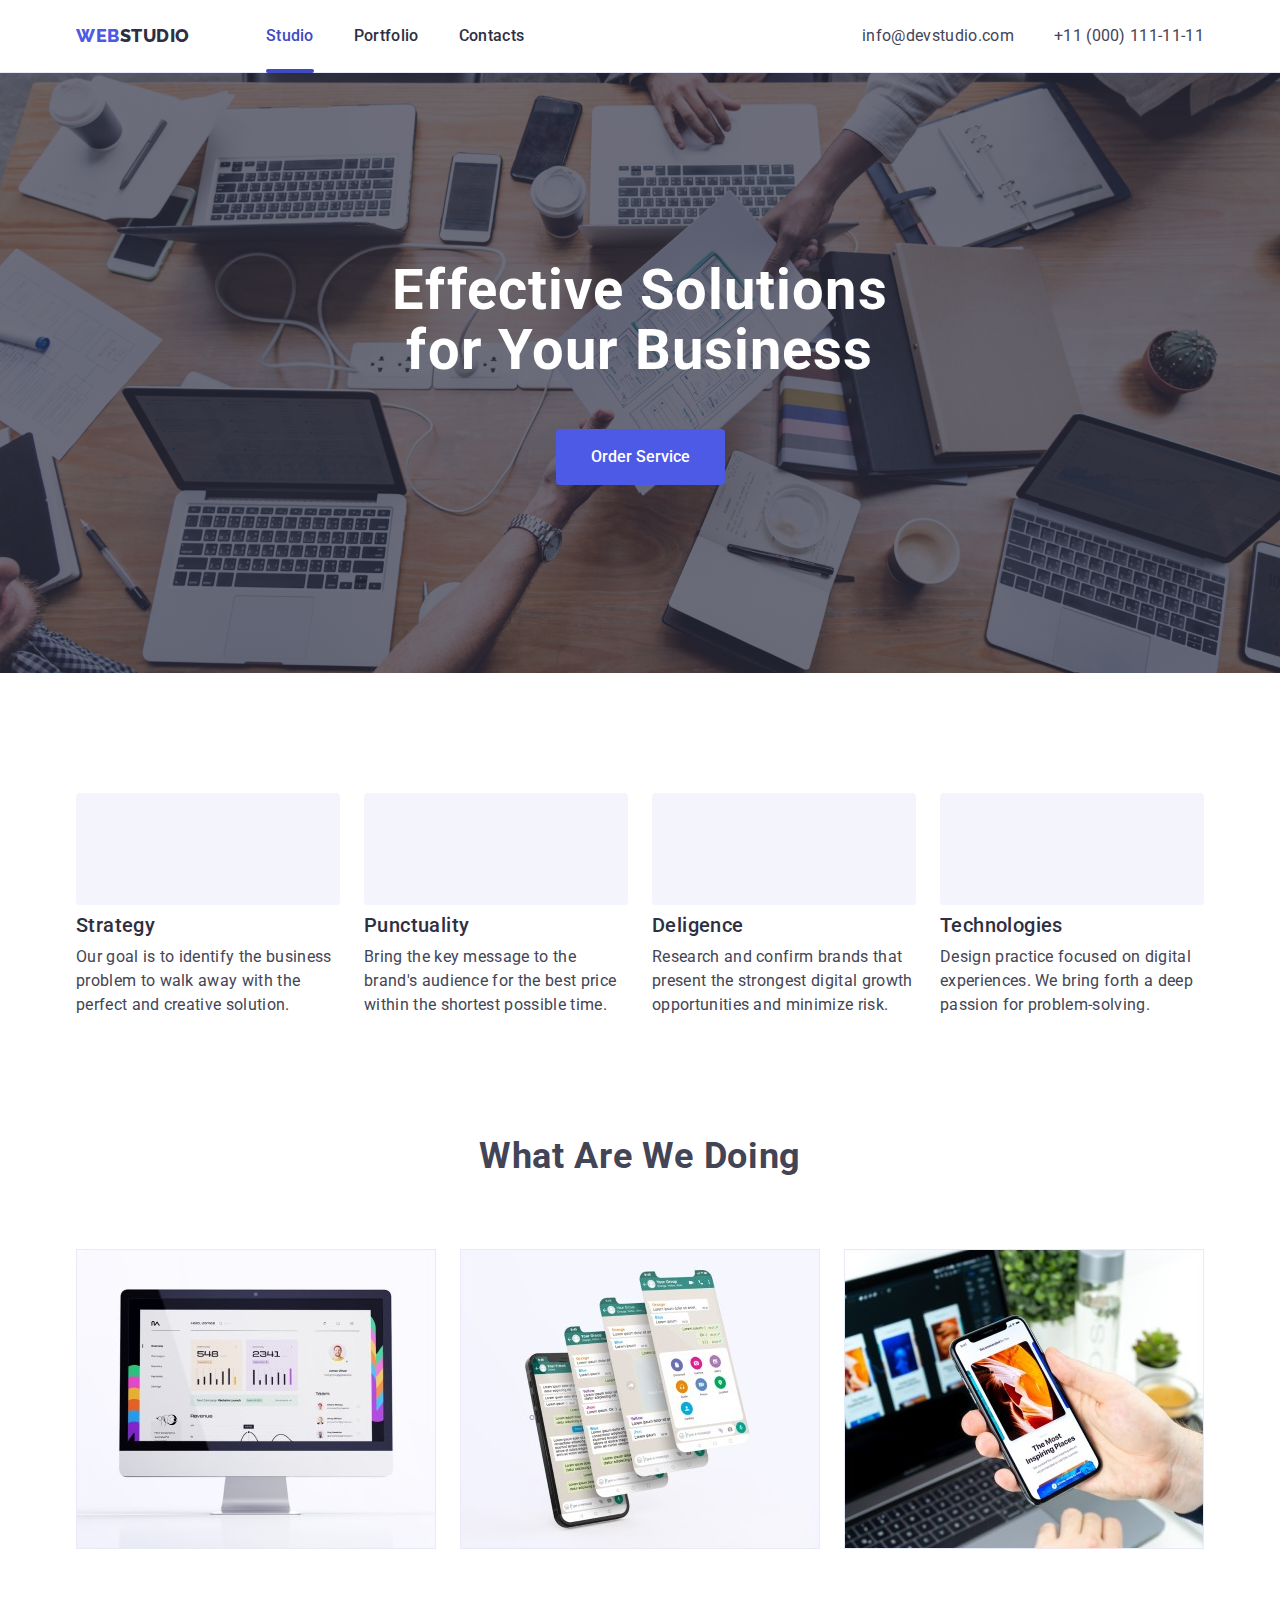
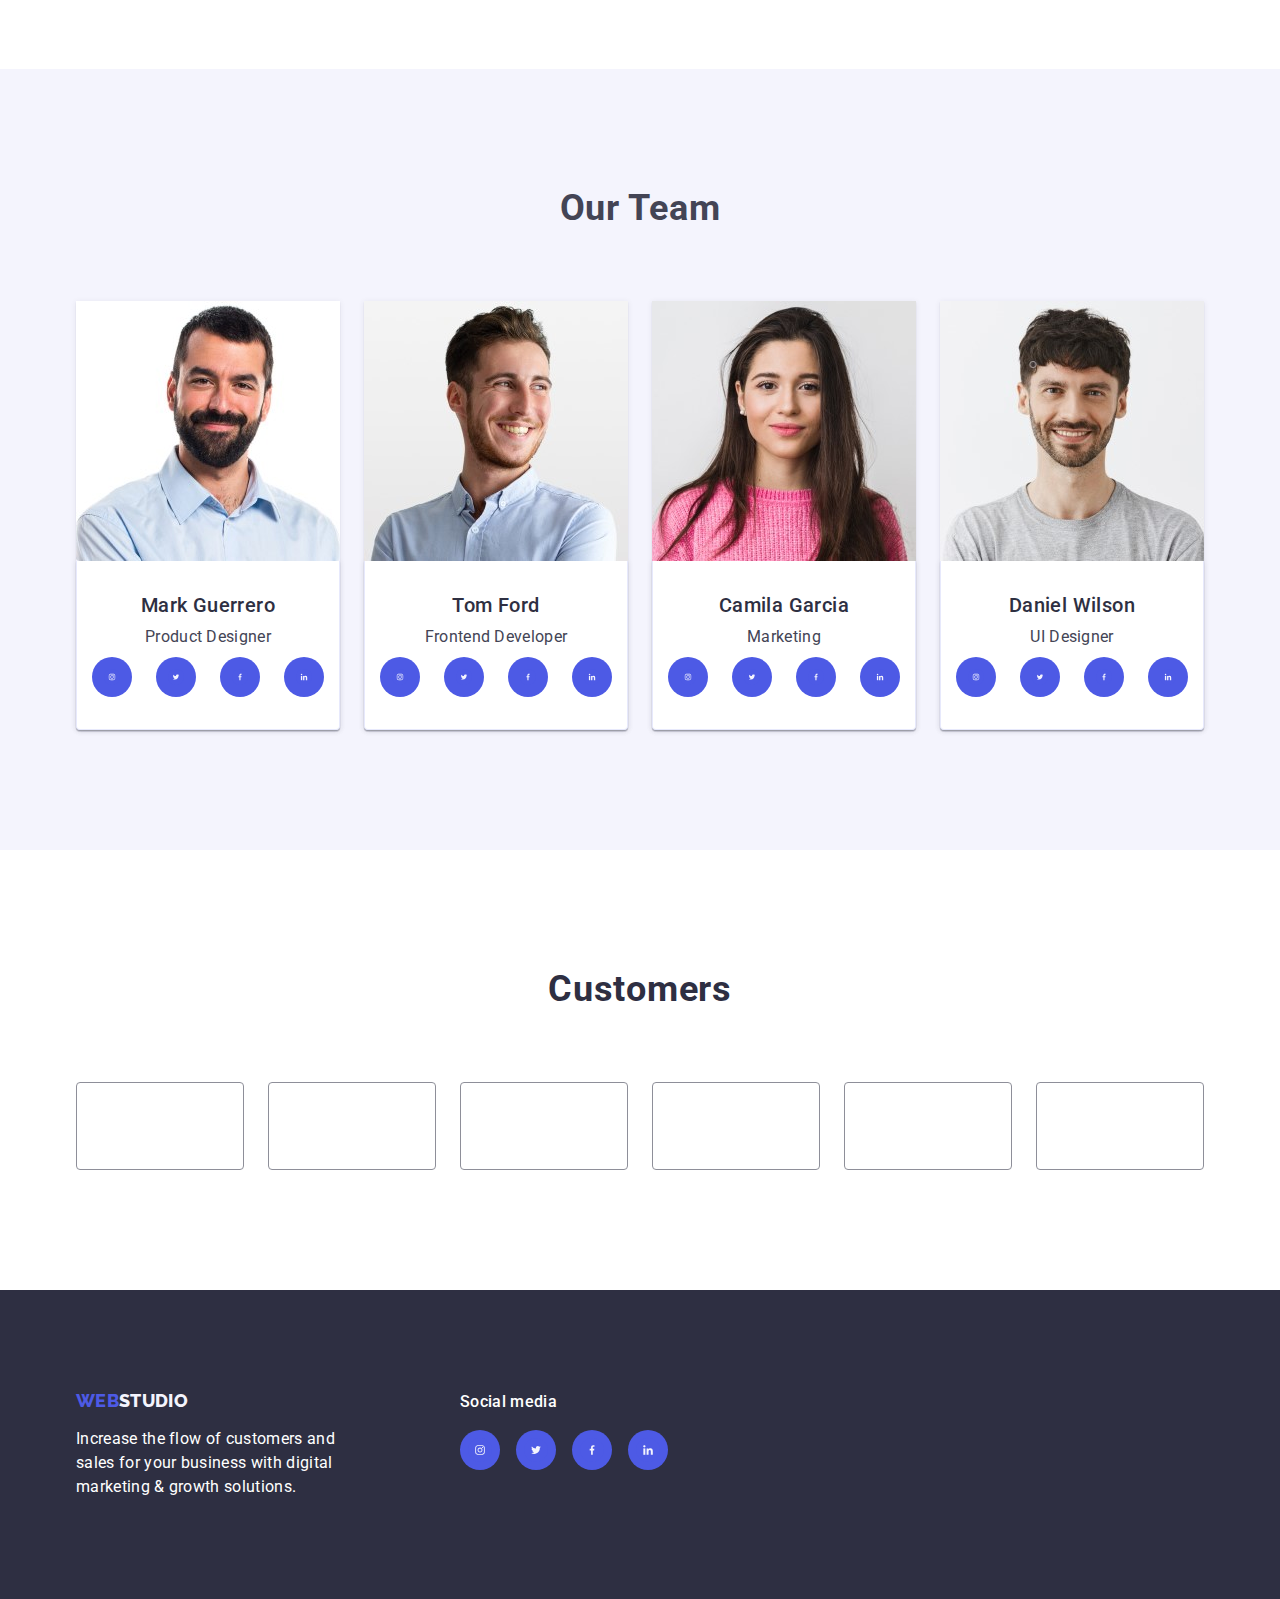
<file: index.html>
<!DOCTYPE html>
<html lang="en">
  <head>
    <meta charset="UTF-8">
    <meta http-equiv="X-UA-Compatible" content="IE=edge">
    <meta name="viewport" content="width=device-width, initial-scale=1.0">
    <title>WebStudio</title>
    <link rel="preconnect" href="https://fonts.googleapis.com">
    <link rel="preconnect" href="https://fonts.gstatic.com" crossorigin>
    <link
      href="https://fonts.googleapis.com/css2?family=Raleway:wght@800&family=Roboto:wght@400;500;700&display=swap"
      rel="stylesheet">
    <link
      rel="stylesheet"
      href="https://cdnjs.cloudflare.com/ajax/libs/modern-normalize/1.1.0/modern-normalize.min.css">
    <link rel="stylesheet" href="./css/styles.css">
  </head>
  <body>
    <!-- header section  -->

    <header class="page-header">
      <div class="container main-nav">
        <nav class="main-nav">
          <a
            href="./index.html"
            target="_self"
            rel="noopener nofollow noreferrer"
            class="logo"
            ><span class="accent">web</span>studio</a>
          <ul class="site-nav list">
            <li class="item site-nav-item">
              <a href="./studio.html" class="menu-link current link">Studio</a>
            </li>
            <li class="item site-nav-item">
              <a href="./portfolio.html" class="menu-link link">Portfolio</a>
            </li>
            <li class="item site-nav-item">
              <a href="./contacts.html" class="menu-link link">Contacts</a>
            </li>
          </ul>
        </nav>

        <address class="contacts">
          <ul class="contact-info list">
            <li class="contact-item">
              <a href="mailto:info@devstudio.com" class="contacts-link link"
                >info@devstudio.com</a
              >
            </li>
            <li class="contact-item">
              <a href="tel:+11(000)111-11-11" class=" contacts-link link"
                >+11 (000) 111-11-11</a
              >
            </li>
          </ul>
        </address>
      </div>
    </header>

    <!-- here is main section hero with order button -->

    <main>
      <section class="hero overlay">
        <div class="container">
          <h1 class="hero-title">Effective Solutions for Your Business</h1>
          <button type="button" class="hero-btn" data-modal-open>Order Service</button>
        </div>
      </section>

      <!-- here section advantages -->

      <section class="section">
        <div class="container">
          <h2 hidden class="visually-hidden">Advantages</h2>
          <ul class="list advantages">
            <li class="description-title">
              <div class="icon-box">
                <svg class="icon-feature" width="64" height="64">
                  <use href="./images/icons.svg#icon-antenna"></use>
                </svg>
              </div>

              <h3 class="advantages-title">Strategy</h3>
              <p class="advantages-desctiption">
                Our goal is to identify the business problem to walk away with
                the perfect and creative solution.
              </p>
            </li>

            <li class="description-title list-item icon-punctuality">
              <div class="icon-box">
                <svg class="icon-feature" width="64" height="64">
                  <use href="./images/icons.svg#icon-clock"></use>
                </svg>
              </div>

              <h3 class="advantages-title">Punctuality</h3>
              <p class="feature-desctiption">
                Bring the key message to the brand's audience for the best price
                within the shortest possible time.
              </p>
            </li>

            <li class="description-title">
              <div class="icon-box">
                <svg class="icon-feature" width="64" height="64">
                  <use href="./images/icons.svg#icon-diagram"></use>
                </svg>
              </div>
              <h3 class="advantages-title">Deligence</h3>
              <p class="feature-desctiption">
                Research and confirm brands that present the strongest digital
                growth opportunities and minimize risk.
              </p>
            </li>

            <li class="description-title">
              <div class="icon-box">
                <svg class="icon-feature" width="64" height="64">
                  <use href="./images/icons.svg#icon-astronaut"></use>
                </svg>
              </div>
              <h3 class="advantages-title">Technologies</h3>
              <p class="feature-feature">
                Design practice focused on digital experiences. We bring forth a
                deep passion for problem-solving.
              </p>
            </li>
          </ul>
        </div>
      </section>

      <!-- here section of examples of work -->
      <section class="section-examples">
        <div class="container">
          <h2 class="section-title">What Are We Doing</h2>

          <ul class="list work-examples">
            <li class="flex-element">
              <img
                src="./images/MacRectangle.jpg"
                alt="Mac"
                width="360"
                height="300">
            </li>
            <li class="flex-element">
              <img
                src="./images/IphonesRectangle.jpg"
                alt="Screenshots"
                width="360"
                height="300">
            </li>
            <li class="flex-element">
              <img
                src="./images/IphoneMac.jpg"
                alt="PC-and-Phone"
                width="360"
                height="300">
            </li>
          </ul>
        </div>
      </section>

      <!-- here starts section with team members -->

      <section class="section team">
        <div class="container">
          <h2 class="section-title">Our Team</h2>
          <ul class="list our-team">
            <li class="team-list">
              <img
                src="./images/MarkGuerrero.jpg"
                alt="Man"
                width="264"
                height="260"
                class="team-image">
              <div class="team-title">
                <h3 class="feature-title">Mark Guerrero</h3>
                <p class="team-description">Product Designer</p>
                <ul class="socials list">
                  <li class="socials-list">
                    <a
                      class="socials-link link"
                      href="https://instagram.com"
                      target="_blank"
                      rel="noopener noreferrer"
                      aria-label="Instagram icon">
                      <svg class="social-icon" width="16" height="16">
                        <use href="./images/icons.svg#icon-instagram"></use>
                      </svg>
                    </a>
                  </li>
                  <li class="socials-list">
                    <a
                      class="socials-link link"
                      href="https://twitter.com"
                      target="_blank"
                      rel="noopener noreferrer"
                      aria-label="Twitter icon">
                      <svg class="social-icon" width="16" height="16">
                        <use href="./images/icons.svg#icon-twitter"></use>
                      </svg>
                    </a>
                  </li>
                  <li class="socials-list">
                    <a
                      class="socials-link link"
                      href="https://facebook.com"
                      target="_blank"
                      rel="noopener noreferrer"
                      aria-label="Facebook icon">
                      <svg class="social-icon" width="16" height="16">
                        <use href="./images/icons.svg#icon-facebook"></use>
                      </svg>
                    </a>
                  </li>
                  <li class="socials-list">
                    <a
                      class="socials-link link"
                      href="https://linkedin.com"
                      target="_blank"
                      rel="noopener noreferrer"
                      aria-label="Linkedin icon">
                      <svg class="social-icon" width="16" height="16">
                        <use href="./images/icons.svg#icon-linkedin"></use>
                      </svg>
                    </a>
                  </li>
                </ul>
              </div>
            </li>

            <li class="team-list">
              <img
                src="./images/TomFord.jpg"
                alt="Man"
                width="264"
                height="260">

              <div class="team-title">
                <h3 class="feature-title">Tom Ford</h3>
                <p class="team-description">Frontend Developer</p>
                <ul class="socials list">
                  <li class="socials-list">
                    <a
                      class="socials-link link"
                      href="https://instagram.com"
                      target="_blank"
                      rel="noopener noreferrer"
                      aria-label="Instagram icon"
                    >
                      <svg class="social-icon" width="16" height="16">
                        <use href="./images/icons.svg#icon-instagram"></use>
                      </svg>
                    </a>
                  </li>
                  <li class="socials-list">
                    <a
                      class="socials-link link"
                      href="https://twitter.com"
                      target="_blank"
                      rel="noopener noreferrer"
                      aria-label="Twitter icon"
                    >
                      <svg class="social-icon" width="16" height="16">
                        <use href="./images/icons.svg#icon-twitter"></use>
                      </svg>
                    </a>
                  </li>
                  <li class="socials-list">
                    <a
                      class="socials-link link"
                      href="https://facebook.com"
                      target="_blank"
                      rel="noopener noreferrer"
                      aria-label="Facebook icon"
                    >
                      <svg class="social-icon" width="16" height="16">
                        <use href="./images/icons.svg#icon-facebook"></use>
                      </svg>
                    </a>
                  </li>
                  <li class="socials-list">
                    <a
                      class="socials-link link"
                      href="https://linkedin.com"
                      target="_blank"
                      rel="noopener noreferrer"
                      aria-label="Linkedin icon"
                    >
                      <svg class="social-icon" width="16" height="16">
                        <use href="./images/icons.svg#icon-linkedin"></use>
                      </svg>
                    </a>
                  </li>
                </ul>
              </div>
            </li>

            <li class="team-list">
              <img
                src="./images/CamilaGarcia.jpg"
                alt="Women"
                width="264"
                height="260">
              <div class="team-title">
                <h3 class="feature-title">Camila Garcia</h3>
                <p class="team-description">Marketing</p>
                <ul class="socials list">
                  <li class="socials-list">
                    <a
                      class="socials-link link"
                      href="https://instagram.com"
                      target="_blank"
                      rel="noopener noreferrer"
                      aria-label="Instagram icon">
                      <svg class="social-icon" width="16" height="16">
                        <use href="./images/icons.svg#icon-instagram"></use>
                      </svg>
                    </a>
                  </li>
                  <li class="socials-list">
                    <a
                      class="socials-link link"
                      href="https://twitter.com"
                      target="_blank"
                      rel="noopener noreferrer"
                      aria-label="Twitter icon">
                      <svg class="social-icon" width="16" height="16">
                        <use href="./images/icons.svg#icon-twitter"></use>
                      </svg>
                    </a>
                  </li>
                  <li class="socials-list">
                    <a
                      class="socials-link link"
                      href="https://facebook.com"
                      target="_blank"
                      rel="noopener noreferrer"
                      aria-label="Facebook icon">
                      <svg class="social-icon" width="16" height="16">
                        <use href="./images/icons.svg#icon-facebook"></use>
                      </svg>
                    </a>
                  </li>
                  <li class="socials-list">
                    <a
                      class="socials-link link"
                      href="https://linkedin.com"
                      target="_blank"
                      rel="noopener noreferrer"
                      aria-label="Linkedin icon">
                      <svg class="social-icon" width="16" height="16">
                        <use href="./images/icons.svg#icon-linkedin"></use>
                      </svg>
                    </a>
                  </li>
                </ul>
              </div>
            </li>

            <li class="team-list">
              <img
                src="./images/DanielWilson.jpg"
                alt="Man"
                width="264"
                height="260">
              <div class="team-title">
                <h3 class="feature-title">Daniel Wilson</h3>
                <p class="team-description">UI Designer</p>
                <ul class="socials list">
                  <li class="socials-list">
                    <a
                      class="socials-link link"
                      href="https://instagram.com"
                      target="_blank"
                      rel="noopener noreferrer"
                      aria-label="Instagram icon">
                      <svg class="social-icon" width="16" height="16">
                        <use href="./images/icons.svg#icon-instagram"></use>
                      </svg>
                    </a>
                  </li>
                  <li class="socials-list">
                    <a
                      class="socials-link link"
                      href="https://twitter.com"
                      target="_blank"
                      rel="noopener noreferrer"
                      aria-label="Twitter icon">
                      <svg class="social-icon" width="16" height="16">
                        <use href="./images/icons.svg#icon-twitter"></use>
                      </svg>
                    </a>
                  </li>
                  <li class="socials-list">
                    <a
                      class="socials-link link"
                      href="https://facebook.com"
                      target="_blank"
                      rel="noopener noreferrer"
                      aria-label="Facebook icon">
                      <svg class="social-icon" width="16" height="16">
                        <use href="./images/icons.svg#icon-facebook"></use>
                      </svg>
                    </a>
                  </li>
                  <li class="socials-list">
                    <a
                      class="socials-link link"
                      href="https://linkedin.com"
                      target="_blank"
                      rel="noopener noreferrer"
                      aria-label="Linkedin icon">
                      <svg class="social-icon" width="16" height="16">
                        <use href="./images/icons.svg#icon-linkedin"></use>
                      </svg>
                    </a>
                  </li>
                </ul>
              </div>
            </li>
          </ul>
        </div>
      </section>

      <section class="section">
        <div class="container">
          <h2 class="section-customers">Customers</h2>
          <ul class="customers-list list">
            <li class="customer-icon">
              <a href class="customer-link">
              <svg class="icon-customer" width="104" height="56">
                <use href="./images/icons.svg#icon-client-one"></use>
              </svg>
              </a>
            </li>
            <li class="customer-icon">
              <a href class="customer-link">
              <svg class="icon-customer" width="104" height="56">
                <use href="./images/icons.svg#icon-client-two"></use>
              </svg>
              </a>

            </li>
            <li class="customer-icon">
              <a href class="customer-link">
              <svg class="icon-customer" width="104" height="56">
                <use href="./images/icons.svg#icon-client-three"></use>
              </svg>
              </a>
            </li>
            <li class="customer-icon">
              <a href class="customer-link">
              <svg class="icon-customer" width="104" height="56">
                <use href="./images/icons.svg#icon-client-four"></use>
              </svg>
              </a>
            </li>
            <li class="customer-icon">
              <a href class="customer-link">
              <svg class="icon-customer" width="104" height="56">
                <use href="./images/icons.svg#icon-client-five"></use>
              </svg>
              </a>
            </li>
            <li class="customer-icon">
              <a href class="customer-link">
              <svg class="icon-customer" width="104" height="56">
                <use href="./images/icons.svg#icon-client-six"></use>
              </svg>
              </a>
            </li>
          </ul>
        </div>
      </section>
    </main>

    <!-- section footer is  starts here -->
    <footer class="section-footer">
      <div class="container footer-container">
        <div class="footer-container-one">
          <a
            class="logo-down"
            href="./index.html"
            target="_self"
            rel="noopener nofollow noreferrer"
            ><span class="accent">web</span
            ><span class="logo-studio">studio</span></a>
          <p class="footer-description">
            Increase the flow of customers and sales for your business with
            digital marketing & growth solutions.
          </p>
        </div>

        <div class="footer-container-two">
          <p class="footer-social-text">Social media</p>
          <ul class="socials-footer list">
            <li class="socials-item-footer">
              <a
                class="socials-link-footer link"
                href="https://instagram.com"
                target="_blank"
                rel="noopener noreferrer"
                aria-label="Instagram icon"
              >
                <svg class="social-icon-footer" width="24" height="24">
                  <use href="./images/icons.svg#icon-instagram"></use>
                </svg>
              </a>
            </li>
            <li class="socials-item-footer">
              <a
                class="socials-link-footer link"
                href="https://twitter.com"
                target="_blank"
                rel="noopener noreferrer"
                aria-label="Twitter icon"
              >
                <svg class="social-icon-footer" width="24" height="24">
                  <use href="./images/icons.svg#icon-twitter"></use>
                </svg>
              </a>
            </li>
            <li class="socials-item-footer">
              <a
                class="socials-link-footer link"
                href="https://facebook.com"
                target="_blank"
                rel="noopener noreferrer"
                aria-label="Facebook icon"
              >
                <svg class="social-icon-footer" width="24" height="24">
                  <use href="./images/icons.svg#icon-facebook"></use>
                </svg>
              </a>
            </li>
            <li class="socials-item-footer">
              <a
                class="socials-link-footer link"
                href="https://linkedin.com"
                target="_blank"
                rel="noopener noreferrer"
                aria-label="Linkedin icon"
              >
                <svg class="social-icon-footer" width="24" height="24">
                  <use href="./images/icons.svg#icon-linkedin"></use>
                </svg>
              </a>
            </li>
          </ul>
        </div>
      </div>
    </footer>

    <div class="backdrop is-hidden" data-modal>
      <div class="modal">
        <button type="button" class="modal-close-btn" data-modal-close>
          <svg class="modal-close-btn-icon" width="8" height="8">
            <use href="./images/icons.svg#icon-close-modal"></use>
          </svg>
        </button>
      </div>
    </div>
<script src="./js/modal.js"></script>
  </body>
</html>
</file>
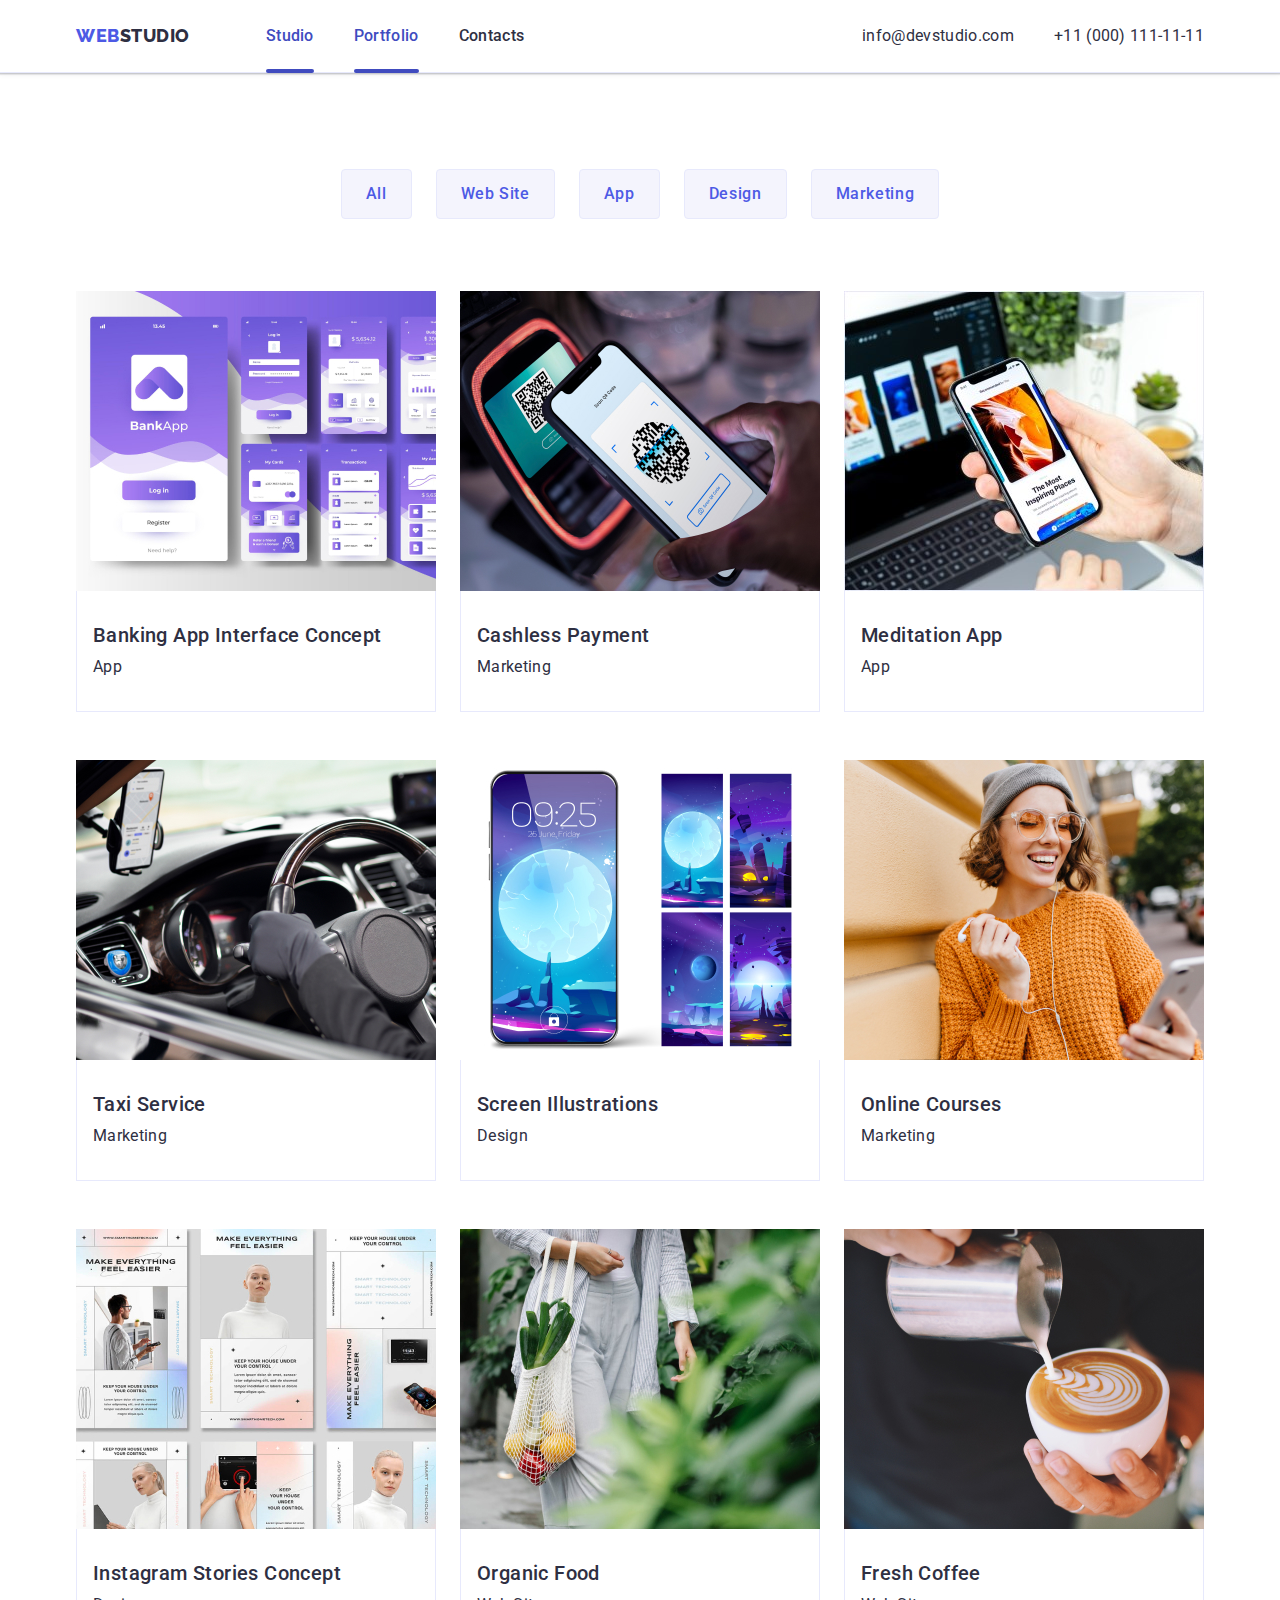
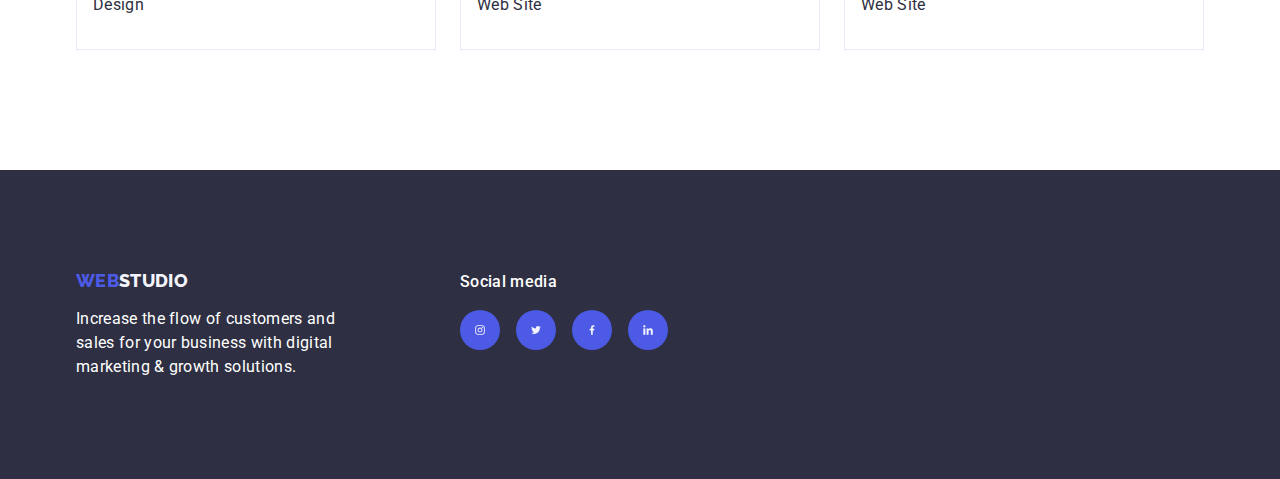
<file: portfolio.html>
<!DOCTYPE html>
<html lang="en">
  <head>
    <meta charset="UTF-8">
    <meta http-equiv="X-UA-Compatible" content="IE=edge">
    <meta name="viewport" content="width=device-width, initial-scale=1.0">
    <title>WebStudio</title>
    <link rel="preconnect" href="https://fonts.googleapis.com">
    <link rel="preconnect" href="https://fonts.gstatic.com" crossorigin>
    <link
      href="https://fonts.googleapis.com/css2?family=Raleway:wght@800&family=Roboto:wght@400;500;700&display=swap"
      rel="stylesheet">
    <link
      rel="stylesheet"
      href="https://cdnjs.cloudflare.com/ajax/libs/modern-normalize/1.1.0/modern-normalize.min.css">
    <link rel="stylesheet" href="./css/styles.css">
  </head>

  <body>
    <!-- header section  -->

    <header class="page-header">
      <div class="container main-nav">
        <nav class="main-nav">
          <a
            href="./index.html"
            target="_self"
            rel="noopener nofollow noreferrer"
            class="logo"
            ><span class="accent">WEB</span>STUDIO</a
          >
          <ul class="site-nav list">
            <li class="item site-nav-item">
              <a href="./index.html" class="menu-link current link">Studio</a>
            </li>
            <li class="item site-nav-item">
              <a href="./portfolio.html" class="menu-link current link">Portfolio</a>
            </li>
            <li class="item site-nav-item">
              <a href="./contacts.html" class="menu-link link">Contacts</a>
            </li>
          </ul>
        </nav>

        <address class="contacts">
          <ul class="contact-info list">
            <li class="contact-item">
              <a href="mailto:info@devstudio.com" class="contact-link link"
                >info@devstudio.com</a
              >
            </li>
            <li class="contact-item">
              <a href="tel:+11(000)111-11-11" class="contact-link link"
                >+11 (000) 111-11-11</a
              >
            </li>
          </ul>
        </address>
      </div>
    </header>

    <!-- main section starts here  -->

    <main>
      <section class="section-portfolio">
        <div class="container">
          <h1 hidden class="visually-hidden">Portfolio</h1>
          <ul class="portfolio-buttons list">
            <li class="portfolio-btn">
              <button type="button" class="button primary">All</button>
            </li>
            <li class="portfolio-btn">
              <button type="button" class="button primary">Web Site</button>
            </li>
            <li class="portfolio-btn">
              <button type="button" class="button primary">App</button>
            </li>
            <li class="portfolio-btn">
              <button type="button" class="button primary">Design</button>
            </li>
            <li class="portfolio-btn">
              <button type="button" class="button primary">Marketing</button>
            </li>
          </ul>

          <ul class="card-set list">
            <li class="project-item">
              <a class="portfolio-card link" href="">
                <div class="card-overlay-wrapper">
                <img
                  class="card-img"
                  src="./images/banking-app.jpg"
                  alt="banking-app interface"
                  width="360">
                  <p class="card-overlay card-overlay-text">14 Stylish and User-Friendly App Design Concepts · Task Manager App · Calorie Tracker App · Exotic Fruit Ecommerce App · Cloud Storage App
                  </p>
                  </div>
                <div class="card-content">
                  <h2 class="card-heading">Banking App Interface Concept</h2>
                  <p class="card-text">App</p>
                </div>
              </a>
            </li>
            <li class="project-item">
              <a class="portfolio-card link" href="">
                <div class="card-overlay-wrapper">
                <img
                  class="card-img"
                  src="./images/Cashless-Payment.jpg"
                  alt="Cashless Payment"
                  width="360">
                  <p class="card-overlay card-overlay-text">14 Stylish and User-Friendly App Design Concepts · Task Manager App · Calorie Tracker App · Exotic Fruit Ecommerce App · Cloud Storage App
                  </p>
                  </div>
                <div class="card-content">
                  <h2 class="card-heading">Cashless Payment</h2>
                  <p class="card-text">Marketing</p>
                </div>
              </a>
            </li>
            <li class="project-item">
              <a class="portfolio-card link" href="">
                <div class="card-overlay-wrapper">
                <img
                  class="card-img"
                  src="./images/IphoneMac.jpg"
                  alt="Laptop with smartphone"
                  width="360">
                  <p class="card-overlay card-overlay-text">14 Stylish and User-Friendly App Design Concepts · Task Manager App · Calorie Tracker App · Exotic Fruit Ecommerce App · Cloud Storage App
                  </p>
                  </div>
                <div class="card-content">
                  <h2 class="card-heading">Meditation App</h2>
                  <p class="card-text">App</p>
                </div>
              </a>
            </li>
            <li class="project-item">
              <a class="portfolio-card link" href="">
                <div class="card-overlay-wrapper">
                <img
                  class="card-img"
                  src="./images/Taxi-Service.jpg"
                  alt="car driving weel"
                  width="360">
                  <p class="card-overlay card-overlay-text">14 Stylish and User-Friendly App Design Concepts · Task Manager App · Calorie Tracker App · Exotic Fruit Ecommerce App · Cloud Storage App
                  </p>
                </div>
                <div class="card-content">
                  <h2 class="card-heading">Taxi Service</h2>
                  <p class="card-text">Marketing</p>
                </div>
              </a>
            </li>
            <li class="project-item">
              <a class="portfolio-card link" href="">
                <div class="card-overlay-wrapper">
                <img
                  class="card-img"
                  src="./images/Screen-Illustration.jpg"
                  alt="Mobile screen"
                  width="360">
                  <p class="card-overlay card-overlay-text">14 Stylish and User-Friendly App Design Concepts · Task Manager App · Calorie Tracker App · Exotic Fruit Ecommerce App · Cloud Storage App
                  </p>
                  </div>
                <div class="card-content">
                  <h2 class="card-heading">Screen Illustrations</h2>
                  <p class="card-text">Design</p>
                </div>
              </a>
            </li>
            <li class="project-item">
              <a class="portfolio-card link" href="">
                <div class="card-overlay-wrapper">
                <img
                  class="card-img"
                  src="./images/Online-Courses.jpg"
                  alt="Girl with an Iphone"
                  width="360">
                  <p class="card-overlay card-overlay-text">14 Stylish and User-Friendly App Design Concepts · Task Manager App · Calorie Tracker App · Exotic Fruit Ecommerce App · Cloud Storage App
                  </p>
                  </div>
                <div class="card-content">
                  <h2 class="card-heading">Online Courses</h2>
                  <p class="card-text">Marketing</p>
                </div>
              </a>
            </li>
            <li class="project-item">
              <a class="portfolio-card link" href="">
                <div class="card-overlay-wrapper">
                <img
                  class="card-img"
                  src="./images/Instagram-Storis-Concept.jpg"
                  alt="Instagram screens of mobile app"
                  width="360">
                  <p class="card-overlay card-overlay-text">14 Stylish and User-Friendly App Design Concepts · Task Manager App · Calorie Tracker App · Exotic Fruit Ecommerce App · Cloud Storage App
                  </p>
                  </div>
                <div class="card-content">
                  <h2 class="card-heading">Instagram Stories Concept</h2>
                  <p class="card-text">Design</p>
                </div>
              </a>
            </li>
            <li class="project-item">
              <a class="portfolio-card link" href="">
                <div class="card-overlay-wrapper">
                <img
                  class="card-img"
                  src="./images/Organic-Food.jpg"
                  alt="girl with a bag"
                  width="360">
                  <p class="card-overlay card-overlay-text">14 Stylish and User-Friendly App Design Concepts · Task Manager App · Calorie Tracker App · Exotic Fruit Ecommerce App · Cloud Storage App
                  </p>
                  </div>
                <div class="card-content">
                  <h2 class="card-heading">Organic Food</h2>
                  <p class="card-text">Web Site</p>
                </div>
              </a>
            </li>
            <li class="project-item">
              <a class="portfolio-card link" href="">
                <div class="card-overlay-wrapper">
                <img
                  class="card-img"
                  src="./images/Fresh-Coffe.jpg"
                  alt="bartender making a cup of Coffee"
                  width="360">
                  <p class="card-overlay card-overlay-text">14 Stylish and User-Friendly App Design Concepts · Task Manager App · Calorie Tracker App · Exotic Fruit Ecommerce App · Cloud Storage App
                  </p>
                  </div>
                <div class="card-content">
                  <h2 class="card-heading">Fresh Coffee</h2>
                  <p class="card-text">Web Site</p>
                </div>
              </a>
            </li>
          </ul>
        </div>
      </section>
    </main>

    <!-- section footer is  starts here -->
    <footer class="section-footer">
      <div class="container footer-container">
        <div class="footer-container-one">
          <a
            class="logo-down"
            href="./index.html"
            target="_self"
            rel="noopener nofollow noreferrer"
            ><span class="accent">web</span
            ><span class="logo-studio">studio</span></a>
          <p class="footer-description">
            Increase the flow of customers and sales for your business with
            digital marketing & growth solutions.
          </p>
        </div>

        <div class="footer-container-two">
          <p class="footer-social-text">Social media</p>
          <ul class="socials-footer list">
            <li class="socials-item-footer">
              <a
                class="socials-link-footer"
                href="https://instagram.com"
                target="_blank"
                rel="noopener noreferrer"
                aria-label="Instagram icon"
              >
                <svg class="social-icon-footer" width="24" height="24">
                  <use href="./images/icons.svg#icon-instagram"></use>
                </svg>
              </a>
            </li>
            <li class="socials-item-footer">
              <a
                class="socials-link-footer link"
                href="https://twitter.com"
                target="_blank"
                rel="noopener noreferrer"
                aria-label="Twitter icon"
              >
                <svg class="social-icon-footer" width="24" height="24">
                  <use href="./images/icons.svg#icon-twitter"></use>
                </svg>
              </a>
            </li>
            <li class="socials-item-footer">
              <a
                class="socials-link-footer link"
                href="https://facebook.com"
                target="_blank"
                rel="noopener noreferrer"
                aria-label="Facebook icon"
              >
                <svg class="social-icon-footer" width="24" height="24">
                  <use href="./images/icons.svg#icon-facebook"></use>
                </svg>
              </a>
            </li>
            <li class="socials-item-footer">
              <a
                class="socials-link-footer"
                href="https://linkedin.com"
                target="_blank"
                rel="noopener noreferrer"
                aria-label="Linkedin icon"
              >
                <svg class="social-icon-footer" width="24" height="24">
                  <use href="./images/icons.svg#icon-linkedin"></use>
                </svg>
              </a>
            </li>
          </ul>
        </div>
      </div>
    </footer>
  </body>
</html>
</file>
<file: css/styles.css>
:root {
  --Primary-Brand-IRIS: #4d5ae5;
  --Pressed-State-OCEAN: #404bbf;
  --Dark-NAVY-BLUE: #2e2f42;
  --Success-GREEN: #31d0aa;
  --Text-SLATE: #434455;
  --Subtle-Text-Light-Slate: #8e8f99;
  --Accent-CORNFLOWER: #e7e9fc;
  --Light-CLOUD: #f4f4fd;
  --Modal-Overlay-NavyBLUEmodal: #2e2f4266;
  --Hero-background-GREY: #2e2f42b2;
  --White-background-WHITE: #ffffff;
  --modal-background-DIARY: rgba(252, 252, 252, 1);
  --Body-Backgroung: #e5e5e5;
  --card-set-gap: 48px;
  --transition: 250ms cubic-bezier(0.4, 0, 0.2, 1);
  

}

body {
  background: var(--White-background-WHITE);
  color: var(--Text-SLATE);
  font-family: Roboto, sans-serif;
  font-size: 16px;
  line-height: 1.5;
  letter-spacing: 0.02em;
}

h1,
h2,
h3,
h4,
p {
  margin: 0;
  margin-bottom: 0;
}

.list {
  list-style: none;
  padding: 0;
  margin: 0;
  display: flex;
}

.section {
  padding-top: 120px;
  padding-bottom: 120px;
}

.link {
  font-style: normal;
  text-decoration: none;
}

img {
  display: block;
  max-width: 100%;
  height: auto;
}

.visually-hidden {
  position: absolute;
  width: 1px;
  height: 1px;
  margin: -1px;
  border: 0;
  padding: 0;

  white-space: nowrap;
  clip-path: inset(100%);
  clip: rect(0 0 0 0);
  overflow: hidden;
}



/* header css */

.logo {
  color: var(--Dark-NAVY-BLUE);

  font-family: "Raleway", sans-serif;
  font-weight: 800;
  font-size: 18px;
  line-height: 1.17;

  text-decoration: none;
  text-transform: uppercase;

  margin-right: 76px;
  display: inline-block;
  letter-spacing: 0.03em;
}

.logo-down {
  color: var(--Dark-NAVY-BLUE);

  font-family: "Raleway", sans-serif;
  font-weight: 800;
  font-size: 18px;
  line-height: 1.17;

  text-decoration: none;
  text-transform: uppercase;

  margin-right: 76px;
  display: inline-block;
  margin-bottom: 16px;
}

.accent {
  color: var(--Primary-Brand-IRIS);
}

.main-nav {
  display: flex;
  align-items: center;
}

.site-nav {
  display: flex;
  /* margin-left: 76px; */
}

.site-nav .item {
  margin-right: 40px;
}

.site-nav .item:last-child {
  margin-right: 0;
}

.
.site-nav .link:hover,
.site-nav .link:focus {
  color: var(--Pressed-State-OCEAN);
}

/.site-nav .link.current {
  color: var(--Pressed-State-OCEAN);
}


.current::after {
  position: absolute;
  content: '';
  

  display: block;
  width: 100%;
  height: 4px;
  background-color: var(--Pressed-State-OCEAN);
  bottom: -1px;
  border-radius: 2px;
  left: 0;
}

.menu-link {
  position: relative;
  display: block;
  color: var(--Dark-NAVY-BLUE);
  /*transition-property: color;
  transition-duration: var(--transition);
  transition-timing-function: var(--transition);*/
          
    padding-top: 24px;
    padding-bottom: 24px;
   
    font-weight: 500;
    text-decoration: none;
  
    letter-spacing: 0.02em;
    font-size: 16px;
    line-height: 1.5;
    
        transition: color var(--transition);
   }
  
.contacts-link{
  display: block;
    padding-top: 24px;
    padding-bottom: 24px;
    font-weight: 400;
    font-size: 16px;
    line-height: 1.5;
    letter-spacing: 0.02em;
    color: #434455;
    transition: color 250ms cubic-bezier(0.4, 0, 0.2, 1);
 
}

.menu-link:hover,
.menu-link:focus {
  color: var(--Pressed-State-OCEAN);
}

.current {
  color: var(--Pressed-State-OCEAN);
}


.contact-info .link:hover,
.contact-info .link:focus {
  color: var(--Pressed-State-OCEAN);
}
.contact-link  {
  color: var(--Dark-NAVY-BLUE);
  transition: color var(--transition);
  

  font-weight: 400;
  font-size: 16px;
  line-height: 1.5;
  letter-spacing: 0.02em;
  text-decoration: none;
  font-style: normal;

  padding-top: 24px;
  padding-bottom: 24px;
  display: block;
}

.contacts {
  font-style: normal;
  margin-left: auto;
}

.contact-info:last-child {
  margin-right: 0;
}
.contact-info {
  gap: 40px;
}

.page-header {
  border-top: none;
  border-bottom: 1px solid var(--Accent-CORNFLOWER);
  box-shadow: 0px 2px 1px rgba(46, 47, 66, 0.08),
    0px 1px 1px rgba(46, 47, 66, 0.16), 0px 1px 6px rgba(46, 47, 66, 0.08);
}

.address-info {
  color: var(--Text-SLATE);

  font-weight: 400;
  font-size: 16px;
  line-height: 1.5;
  letter-spacing: 0.02em;
}

.address-item {
  display: flex;
}





/* main container settings  */
.container {
  width: 1158px;

  margin-left: auto;
  margin-right: auto;

  padding-left: 15px;
  padding-right: 15px;
}

/* style for the section hero */

.hero-title {
  color: var(--White-background-WHITE);
  font-family: Roboto, sans-serif;
  font-size: 56px;
  font-weight: 700;
  line-height: 1.07;
  letter-spacing: 0.02em;
  text-align: center;
  margin: 0 auto;

  max-width: 496px;
}

.hero {
  background-color: var(--Dark-NAVY-BLUE);

  text-align: center;

  padding-top: 188px;
  padding-bottom: 188px;
}

/* section advantages  */

.advantages {
  display: flex;
  flex-wrap: wrap;
}


.description-title {
  width: 260px;

  width: calc((100% - 72px) / 4);

  margin-right: 24px;
  margin-bottom: 24px;

  border-radius: 0px 0px 4px 4px;

  letter-spacing: 0.02em;
}

.description-title:nth-child(4n) {
  margin-right: 0;
}

.description-title:nth-last-child(-n + 4) {
  margin-bottom: 0;
}

.advantages-title {
  color: var(--Dark-NAVY-BLUE);

  font-size: 20px;
  font-weight: 500;
  line-height: 1.2;
  letter-spacing: 0.02em;

  margin-bottom: 8px;
 /* padding-top: 8px;*/
}

.icon-box {
  display: flex;
  margin-bottom: 8px;
  justify-content: center;
  align-items: center;
  height: 112px;
  background-color: var(--Light-CLOUD);
  border-radius: 4px;
}

/* section examples of work  */

.work-examples {
  display: flex;
  flex-wrap: wrap;
}

.section-examples {
  padding-bottom: 120px;
}

.flex-element {
  margin-right: 24px;
}

.flex-element:nth-child(3n) {
  margin-right: 0;
}

.flex-element:nth-last-child(-n + 3) {
  margin-bottom: 0;
}







/* css for section our team  */
.socials {
    display: flex;
    justify-content: center;
    gap: 24px;
}

.socials-link {
  display: flex;
  justify-content: center;
  align-items: center;
  height: 40px;
  width: 40px;
  background-color: var(--Primary-Brand-IRIS);
  border-radius: 50%;
  transition: background-color var(--transition);
}


.socials-link:hover,
.socials-link:focus {
   background-color: var(--Pressed-State-OCEAN);
}



.section-title {
  font-size: 36px;
  font-weight: 700;
  line-height: 1.11;
  text-align: center;
  letter-spacing: 0.02em;

  margin-bottom: 72px;

  text-transform: capitalize;
}

.team {
  background-color: var(--Light-CLOUD);
}

.team-image {
  border-radius: 0px 0px 4px 4px;
}

.team-list:nth-child(4n) {
  margin-right: 0;
}

.team-title {
  text-align: center;
  padding: 32px 0;
  background-color: var(--White-background-WHITE);

  border: 1px solid var(--Accent-CORNFLOWER);
  box-shadow: 0px 1px 6px rgba(46, 47, 66, 0.08),
    0px 1px 1px rgba(46, 47, 66, 0.16), 0px 2px 1px rgba(46, 47, 66, 0.08);
  border-radius: 0px 0px 4px 4px;
  border-top: none;
}

.feature-title {
  color: var(--Dark-NAVY-BLUE);
  letter-spacing: 0.02em;
  font-size: 20px;
  font-weight: 500;
  line-height: 1.2;

  margin-bottom: 8px;
}
.team-title > p {
  background-color: var(--White-background-WHITE);
}

.our-team {
  display: flex;
  flex-wrap: wrap;
  gap: 24px;
  border-radius: 0px 0px 4px 4px;
}

.team-list {
  letter-spacing: 0.02em;
  border-radius: 0px 0px 4px 4px;
  box-shadow: 0px 1px 6px rgba(46, 47, 66, 0.08),
    0px 1px 1px rgba(46, 47, 66, 0.16), 0px 2px 1px rgba(46, 47, 66, 0.08);
}

.team-description {
  margin-bottom: 8px;

  font-size: 16px;
  font-style: normal;
  font-weight: 400;
  line-height: 1.5;
  letter-spacing: 0.02em;

  color: var(--Text-SLATE);
}

.section-portfolio {
  padding: 96px 0 120px;
}

.hero-btn {
  color: var(--White-background-WHITE);
  background-color: var(--Primary-Brand-IRIS);
  transition: background-color var(--transition);

  display: block;

  border-radius: 4px;
  border: 1px solid transparent;
  border: none;
  width: 169px;
  height: 56px;
  min-width: 169px;

  padding: 16px 32px;
  margin: auto;
  margin-top: 48px;

  text-align: center;
  font-weight: 500;
  text-decoration: none;
  cursor: pointer;
}

.hero-btn:hover,
.hero-btn:focus {
  color: var(--White-background-WHITE);
  background-color: var(--Pressed-State-OCEAN);
  border: 1px solid transparent;
}

/*.button {
  color: var(--White-background-WHITE);
  background-color: var(--Primary-Brand-IRIS);

  font-family: Roboto, sans-serif;
  font-weight: 500;
  font-size: 16px;
  line-height: 1.5;
  letter-spacing: 0.04em;

  display: inline-block;
  border-radius: 4px;
  text-align: center;
  padding: 16px 32px;

  text-decoration: none;
  cursor: pointer;
}*/

.primary {
  color: var(--White-background-WHITE);
  background-color: var(--Primary-Brand-IRIS);

  font-family: Roboto, sans-serif;
  font-weight: 500;
  font-size: 16px;
  line-height: 1.5;
  letter-spacing: 0.04em;

  display: inline-block;
  border-radius: 4px;
  text-align: center;
  padding: 12px 24px;

  text-decoration: none;
  cursor: pointer;

  color: var(--Primary-Brand-IRIS);
  background-color: var(--Light-CLOUD);
  border-color: var(--Accent-CORNFLOWER);
  border: 1px solid var(--Accent-CORNFLOWER);
  
  transition: color var(--transition), background-color var(--transition), border-color var(--transition), box-shadow var(--transition);
}

.button.secondary {
  color: var(--White-background-WHITE);
  border: 1px solid transparent;
}

.button:hover,
.button:focus {
  color: var(--White-background-WHITE);
  background-color: var(--Pressed-State-OCEAN);
  box-shadow: 0px 3px 1px rgba(0, 0, 0, 0.1), 0px 2px 1px rgba(0, 0, 0, 0.08),
    0px 2px 2px rgba(0, 0, 0, 0.12);
  border-color: var(--Pressed-State-OCEAN);
}

/* Portfolio CSS  */

.card-set {
  display: flex;
  flex-wrap: wrap;
}

.portfolio-card {
  display: block;
  height: auto;
  transition: box-shadow var(--transition);
  
}

.portfolio-card:hover,
.portfolio-card:focus {
  box-shadow: 0px 1px 6px rgba(46, 47, 66, 0.08), 0px 1px 1px rgba(46, 47, 66, 0.16), 0px 2px 1px rgba(46, 47, 66, 0.08);
}

.project-item {
 margin-right: 24px;
  margin-bottom: 48px;
  flex-basis: calc((100% - 48px) / 3);}
 /*  box-shadow: 0px 1px 6px rgba(46, 47, 66, 0.08), 0px 1px 1px rgba(46, 47, 66, 0.16), 0px 2px 1px rgba(46, 47, 66, 0.08);
}*/

.project-item:nth-child(3n + 3) {
  margin-right: 0;
}

.project-item:nth-last-child(-n + 3) {
  margin-bottom: 0;
}

.project-item-text {
  padding: 32px 16px;
  border-bottom: 1px solid #e7e9fc;
  border-left: 1px solid #e7e9fc;
  border-right: 1px solid #e7e9fc;
}

.project-item .title-name {
  margin-bottom: 8px;
}

.card-img {
  display: block;
}

.card-heading {
  color: var(--Dark-NAVY-BLUE);
  margin-bottom: 8px;

  font-size: 20px;
  line-height: 1.2;

  font-weight: 500;
  font-size: 20px;
  line-height: 1.2;
  letter-spacing: 0.02em;
}

.card-text {
  margin-top: 8px;
 /* margin-right: 16px;*/

  font-weight: 400;
  font-size: 16px;
  line-height: 1.5;
  letter-spacing: 0.02em;
  color: var(--Dark-NAVY-BLUE);
}

.card-content {
  padding: 32px 16px;
  border: 1px solid var(--Accent-CORNFLOWER);
  border-top: none;
  
}



.card-overlay {
  position: absolute;
  left: 0;
  top: 0;
  background-color: var(--Primary-Brand-IRIS);
  padding: 40px 32px;
  padding-bottom: auto;
  height: 100%;
  width: 100%;
  transform: translate(0, 100%);
  transition: transform 250ms linear;
}

.card-overlay-wrapper {
  position: relative;
  overflow: hidden;

}

.card-overlay-text {
  color: var(--Light-CLOUD);
  transition: transform 250ms cubic-bezier(0.4, 0, 0.2, 1);
}

.portfolio-card:hover .card-overlay,
.portfolio-card:focus .card-overlay{
transform: translate(0, 0);
}



/* portfolio buttons  */

.portfolio-buttons {
  display: flex;
  justify-content: center;
  margin-bottom: 72px;
  gap: 24px;
  transition: color 250ms cubic-bezier(0.4, 0, 0.2, 1), background-color 250ms cubic-bezier(0.4, 0, 0.2, 1), border-color 250ms cubic-bezier(0.4, 0, 0.2, 1), box-shadow 250ms cubic-bezier(0.4, 0, 0.2, 1);
}

.portfolio-btn {
  gap: 24px;
}

.portfolio-buttons:last-child(-n + 1) {
  margin-right: 0;
}

.button:hover,
.button:focus {
  border: 1px solid transparent;
}

.primary:hover,
.primary:focus {
  border: 1px solid transparent;
}

/* section footer */

.logo-studio {
  color: var(--Light-CLOUD);
}

.footer-description {
  color: var(--White-background-WHITE);
  max-width: 264px;
}

.section-footer {
  background: var(--Dark-NAVY-BLUE);
  padding: 100px 0;
}

.section-footer .logo {
  display: inline-block;
  margin-bottom: 16px;
}

.footer-container {
  display: flex;
  align-items: baseline;
}

.footer-container-one {
  margin-right: 120px;
}


.footer-social-text {
  margin-bottom: 16px;
  font-weight: 500;
  font-size: 16px;
  line-height: 1.5;
  letter-spacing: 0.02em;
  color: #ffffff;
}

/* decorative elements  */

.overlay {
  max-width: 1440px;
  height: 600px;
  margin-left: auto;
  margin-right: auto;

  background-image: linear-gradient(
      rgba(46, 47, 66, 0.7),
      rgba(46, 47, 66, 0.7)
    ),
    url(../images/people-office.jpg);

  background-repeat: no-repeat;
  background-position: center;
  background-size: cover;
}


.socials {
  display: flex;
  justify-content: center;
  gap: 24px;
  margin-top: 8px;
}

.social-icon {
  fill: var(--Light-CLOUD);
}



/* section customers  */


.section-customers {
  color: var(--Dark-NAVY-BLUE);
  font-size: 36px;
  font-weight: 700;
  line-height: 1.1;
  text-align: center;
  letter-spacing: 0.02em;

  margin-bottom: 72px;

  text-transform: capitalize;
}

.customers-list {
    display: flex;
    justify-content: center;
    gap: 24px;

    line-height: 1.15;
    gap: 24px;

}

.customer-icon {
  width: calc((100% - 120px) / 6);
  height: 88px;
}

.icon-customer {
  fill: currentColor;
}


.customer-link {
  display: flex;
  width: 100%;
  height: 100%;
  justify-content: center;
  align-items: center;
  border: 1px solid var(--Subtle-Text-Light-Slate);
  border-radius: 4px;
  color: var(--Subtle-Text-Light-Slate);
      transition: border-color var(--transition), color var(--transition);
}

.customer-link:hover,
.customer-link:focus {
 border-color: var(--Pressed-State-OCEAN);
 color: var(--Pressed-State-OCEAN);
}

.customer-link:active {
  border-color: var(--Pressed-State-OCEAN);
  fill: var(--Pressed-State-OCEAN);
}



/* footer css  */

.socials-link-footer {
  width: 40px;
  height: 40px;
  display: flex;
  justify-content: center;
  align-items: center;
  background-color: var(--Primary-Brand-IRIS);
  border-radius: 50%;
  transition: background-color var(--transition);
  
}


.socials-link-footer:hover,
.socials-link-footer:focus {
 background-color: var(--Success-GREEN);
}


.social-icon-footer {
    fill: var(--Light-CLOUD);
   
}

.social-icon-footer:hover,
.social-icon-footer:focus {
  fill: var(--Success-GREEN);
}

.socials-footer {
  
  justify-content: center;
  gap: 16px;
  margin-top: 8px; 
}


/* modal window */

.backdrop {
  position: fixed;
  top: 0;
  left: 0;
  width: 100%;
  height: 100%;
 background-color: rgba(46, 47, 66, 0.4);
 transition: opacity var(--transition), visibility var(--transition);
}

.backdrop.is-hidden {
  opacity: 0;
  visibility: hidden;
  pointer-events: none;
}

.modal {
  position: absolute;
  top: 50%;
  left: 50%;
  transform: translate(-50%, -50%);
  background: var(--modal-background-DIARY);
  border-radius: 4px;
   width: 408px;
  min-height: 576px;
  transition: transform 250ms cubic-bezier(0.4, 0, 0.2, 1);
   box-shadow: 0px 1px 1px rgba(0, 0, 0, 0.14), 0px 1px 3px rgba(0, 0, 0, 0.12), 0px 2px 1px rgba(0, 0, 0, 0.2);
}

.modal-close-btn {
  position: absolute;
  top: 24px;
  right: 24px;
  display:flex;
  justify-content: center;
  align-items: center;
  width: 24px;
  height: 24px;
  border-radius: 50%;
  background-color: var(--Accent-CORNFLOWER);
  border: 1px solid rgba(0, 0, 0, 0.1);
  padding: 0;
   cursor: pointer;
  transition: background-color var(--transition), border var(--transition);
}

.modal-close-btn:hover,
.modal-close-btn:focus {
  border-color: var(--Pressed-State-OCEAN);
  background: var(--Pressed-State-OCEAN);
  border: none;
}

.modal-close-btn-icon {
 transition: fill var(--transition);
}

.modal-close-btn:hover .modal-close-btn-icon, 
.modal-close-btn:focus .modal-close-btn-icon
 {
  fill: var(--White-background-WHITE);
 }
</file>
